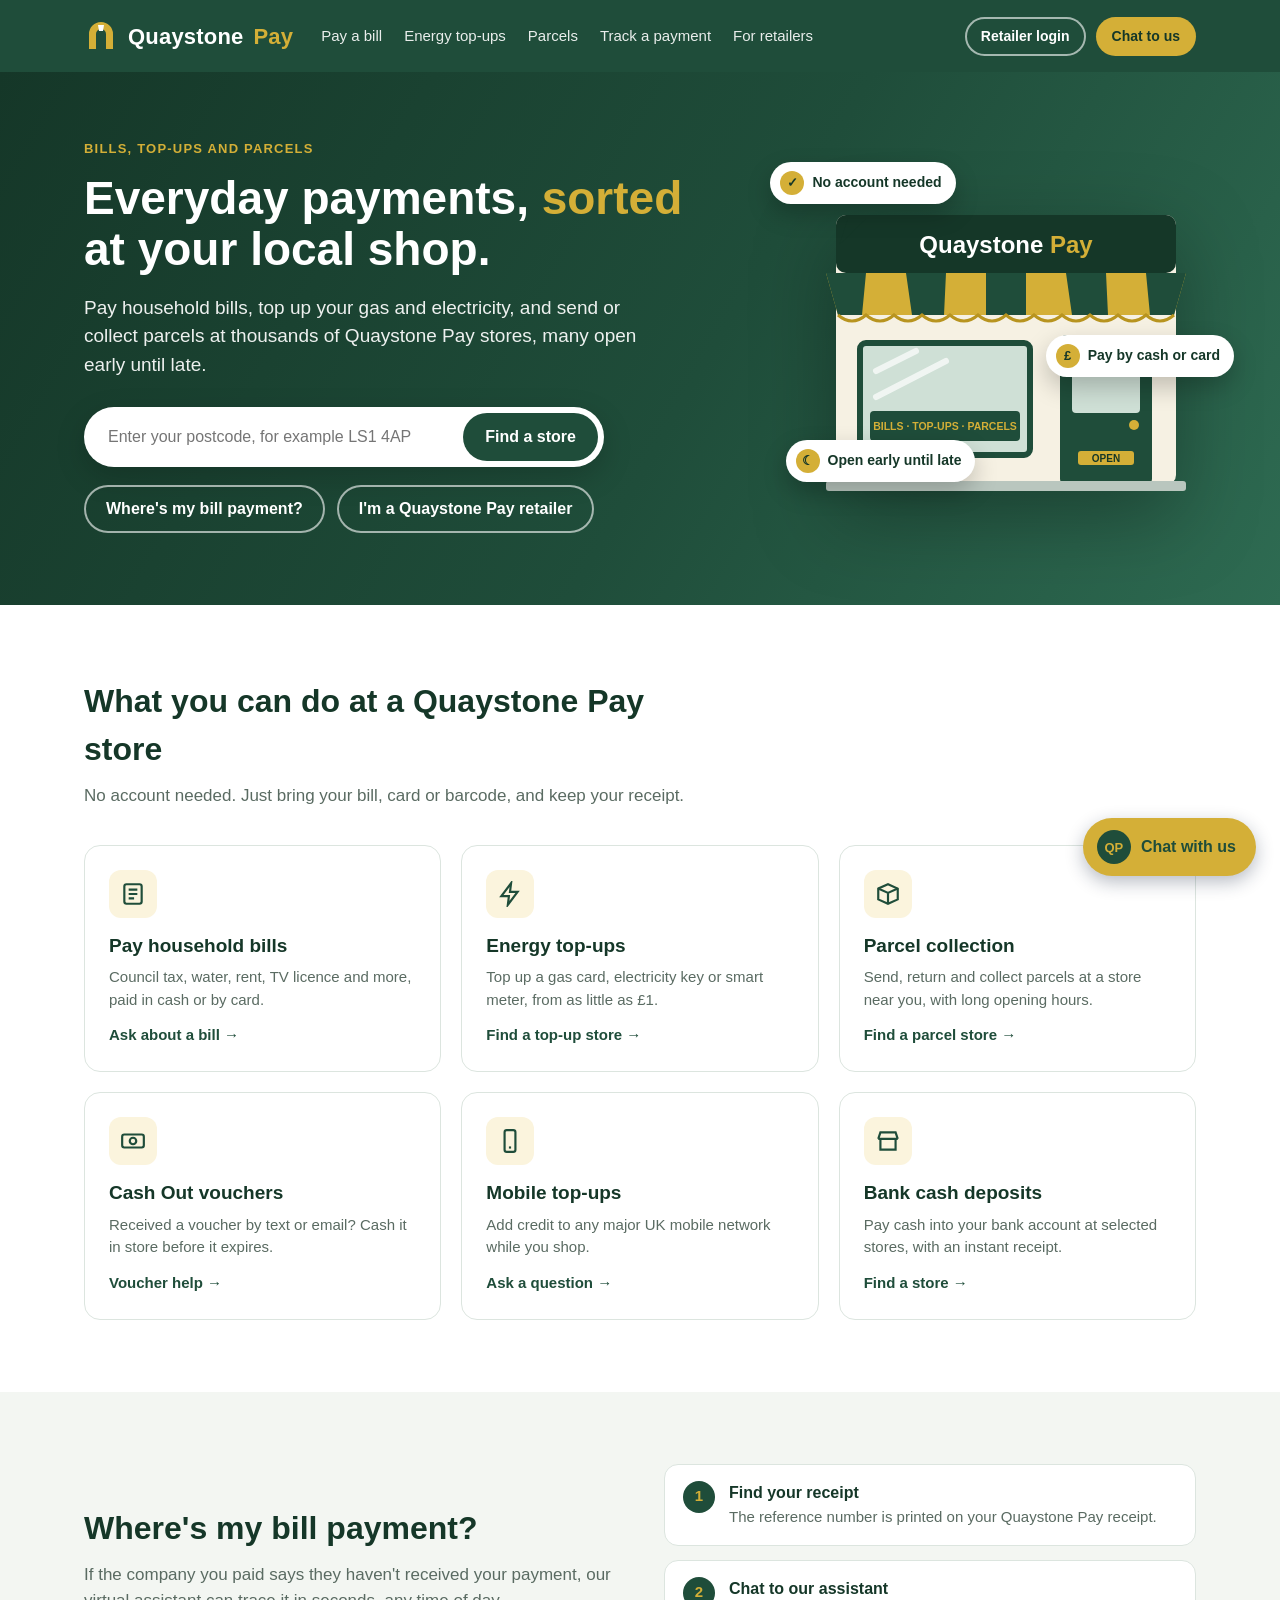
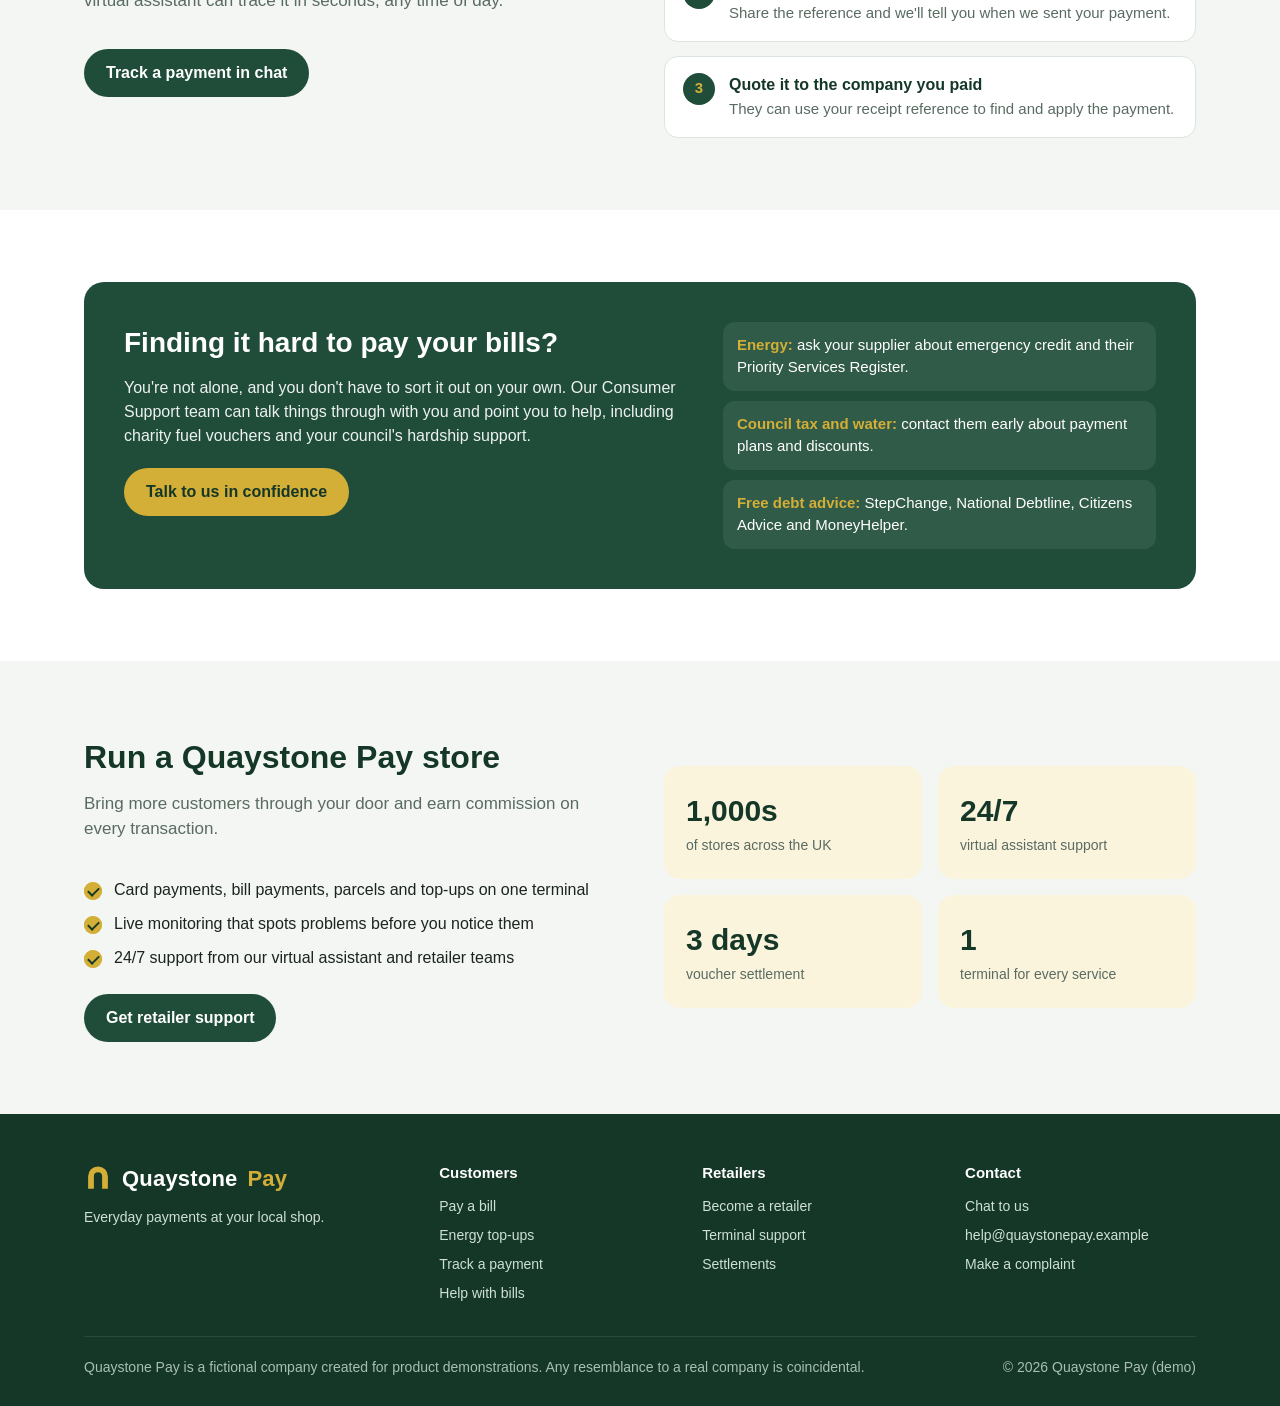
<file: index.html>
<!DOCTYPE html>
<html lang="en-GB">
<head>
<meta charset="utf-8">
<meta name="viewport" content="width=device-width, initial-scale=1">
<title>Quaystone Pay | Bills, top-ups and parcels at your local shop</title>
<meta name="robots" content="noindex">
<link rel="stylesheet" href="quaystone-chat.css">
<style>
  :root {
    --forest: #1F4D3A; --forest-2: #2E6B52; --forest-dark: #153728;
    --gold: #D4AF37; --gold-soft: #FBF4DD; --ink: #1B2420; --muted: #5A6B62; --line: #DCE5DF; --bg: #F3F6F2;
  }
  * { box-sizing: border-box; }
  body { margin: 0; font-family: "Segoe UI", Arial, Helvetica, sans-serif; color: var(--ink); background: #fff; line-height: 1.5; }
  a { color: inherit; }
  .wrap { max-width: 1160px; margin: 0 auto; padding: 0 24px; }
  .btn { display: inline-flex; align-items: center; gap: 8px; border: 0; border-radius: 999px; padding: 12px 22px;
         font: inherit; font-weight: 700; cursor: pointer; text-decoration: none; }
  .btn-gold { background: var(--gold); color: var(--forest-dark); }
  .btn-gold:hover { background: #E2C254; }
  .btn-ghost { background: transparent; color: #fff; box-shadow: inset 0 0 0 2px rgba(255,255,255,.6); }
  .btn-ghost:hover { box-shadow: inset 0 0 0 2px #fff; }
  .btn-forest { background: var(--forest); color: #fff; }
  .btn-forest:hover { background: var(--forest-2); }

  .incident { display: none; background: var(--gold-soft); border-bottom: 1px solid #EAD9A0; color: var(--forest-dark); font-size: 14px; }
  .incident.show { display: block; }
  .incident .wrap { display: flex; gap: 10px; align-items: center; padding-top: 10px; padding-bottom: 10px; }
  .incident strong { white-space: nowrap; }

  header { background: var(--forest); color: #fff; position: sticky; top: 0; z-index: 10; }
  header .wrap { display: flex; align-items: center; gap: 28px; height: 72px; }
  .logo { display: flex; align-items: center; gap: 10px; font-size: 22px; font-weight: 800; letter-spacing: .2px; text-decoration: none; }
  .logo span { color: var(--gold); }
  nav { display: flex; gap: 22px; font-size: 15px; flex: 1; }
  nav a { text-decoration: none; opacity: .9; }
  nav a:hover { opacity: 1; text-decoration: underline; text-decoration-color: var(--gold); text-underline-offset: 6px; }
  .header-actions { display: flex; gap: 10px; }
  .header-actions .btn { padding: 9px 16px; font-size: 14px; }

  .hero { background: linear-gradient(120deg, var(--forest-dark) 0%, var(--forest) 55%, var(--forest-2) 100%); color: #fff; overflow: hidden; }
  .hero .wrap { display: grid; grid-template-columns: 1.15fr .85fr; gap: 48px; align-items: center; padding-top: 64px; padding-bottom: 72px; }
  .eyebrow { display: inline-block; font-size: 13px; font-weight: 700; letter-spacing: 1.2px; text-transform: uppercase; color: var(--gold); margin-bottom: 14px; }
  .hero h1 { font-size: 46px; line-height: 1.12; margin: 0 0 18px; }
  .hero h1 em { font-style: normal; color: var(--gold); }
  .hero p.lead { font-size: 19px; opacity: .92; margin: 0 0 28px; max-width: 560px; }
  .finder { display: flex; background: #fff; border-radius: 999px; padding: 6px; max-width: 520px; box-shadow: 0 10px 30px rgba(0,0,0,.18); }
  .finder input { flex: 1; border: 0; outline: none; font: inherit; font-size: 16px; padding: 0 18px; border-radius: 999px; color: var(--ink); min-width: 0; }
  .hero-links { margin-top: 18px; display: flex; gap: 12px; flex-wrap: wrap; }

  .shop { position: relative; width: 380px; margin-left: auto; }
  .shop svg { display: block; width: 100%; height: auto; filter: drop-shadow(0 24px 40px rgba(0,0,0,.3)); }
  .badge { position: absolute; display: flex; align-items: center; gap: 8px; background: #fff; color: var(--forest-dark);
           border-radius: 999px; padding: 9px 14px 9px 10px; font-size: 14px; font-weight: 700; box-shadow: 0 10px 24px rgba(0,0,0,.22); white-space: nowrap; }
  .badge i { width: 24px; height: 24px; border-radius: 50%; background: var(--gold); display: grid; place-items: center; font-style: normal; font-size: 13px; }
  .badge-1 { top: -4%; left: -12%; }
  .badge-2 { top: 50%; right: -10%; }
  .badge-3 { bottom: 4%; left: -8%; }

  main section { padding: 72px 0; }
  .section-head { max-width: 640px; margin-bottom: 36px; }
  .section-head h2 { font-size: 32px; margin: 0 0 10px; color: var(--forest-dark); }
  .section-head p { color: var(--muted); font-size: 17px; margin: 0; }

  .services { display: grid; grid-template-columns: repeat(3, 1fr); gap: 20px; }
  .service { border: 1px solid var(--line); border-radius: 16px; padding: 24px; background: #fff; transition: transform .15s, box-shadow .15s; }
  .service:hover { transform: translateY(-3px); box-shadow: 0 12px 30px rgba(31,77,58,.12); }
  .service .icon { width: 48px; height: 48px; border-radius: 12px; background: var(--gold-soft); display: grid; place-items: center; margin-bottom: 14px; }
  .service h3 { margin: 0 0 6px; font-size: 19px; color: var(--forest-dark); }
  .service p { margin: 0 0 12px; color: var(--muted); font-size: 15px; }
  .service a { font-weight: 700; color: var(--forest); text-decoration: none; font-size: 15px; cursor: pointer; }
  .service a:hover { text-decoration: underline; }

  .track { background: var(--bg); }
  .track .wrap { display: grid; grid-template-columns: 1fr 1fr; gap: 48px; align-items: center; }
  .steps { list-style: none; padding: 0; margin: 0; display: grid; gap: 14px; }
  .steps li { display: flex; gap: 14px; background: #fff; border-radius: 14px; padding: 16px 18px; border: 1px solid var(--line); }
  .steps .num { flex: none; width: 32px; height: 32px; border-radius: 50%; background: var(--forest); color: var(--gold); font-weight: 800; display: grid; place-items: center; }
  .steps strong { display: block; color: var(--forest-dark); }
  .steps span { color: var(--muted); font-size: 15px; }

  .support { background: var(--forest); color: #fff; border-radius: 20px; padding: 40px; display: grid; grid-template-columns: 1.3fr 1fr; gap: 36px; }
  .support h2 { margin: 0 0 12px; font-size: 28px; }
  .support p { opacity: .92; margin: 0 0 20px; }
  .support ul { margin: 0; padding: 0; list-style: none; display: grid; gap: 10px; }
  .support li { background: rgba(255,255,255,.08); border-radius: 12px; padding: 12px 14px; font-size: 15px; }
  .support li b { color: var(--gold); }

  .retailers .wrap { display: grid; grid-template-columns: 1fr 1fr; gap: 48px; align-items: center; }
  .stats { display: grid; grid-template-columns: 1fr 1fr; gap: 16px; }
  .stat { border-radius: 16px; padding: 22px; background: var(--gold-soft); }
  .stat b { display: block; font-size: 30px; color: var(--forest-dark); }
  .stat span { color: var(--muted); font-size: 14px; }
  .ticks { list-style: none; padding: 0; margin: 0 0 24px; display: grid; gap: 10px; }
  .ticks li { padding-left: 30px; position: relative; }
  .ticks li::before { content: ""; position: absolute; left: 0; top: 4px; width: 18px; height: 18px; border-radius: 50%; background: var(--gold);
                      -webkit-mask: none; box-shadow: inset 0 0 0 5px var(--gold); }
  .ticks li::after { content: ""; position: absolute; left: 6px; top: 7px; width: 5px; height: 9px; border: solid var(--forest-dark); border-width: 0 2px 2px 0; transform: rotate(45deg); }

  footer { background: var(--forest-dark); color: #CFE0D6; padding: 48px 0 28px; font-size: 14px; }
  footer .cols { display: grid; grid-template-columns: 1.4fr 1fr 1fr 1fr; gap: 32px; margin-bottom: 32px; }
  footer h4 { color: #fff; margin: 0 0 12px; font-size: 15px; }
  footer ul { list-style: none; padding: 0; margin: 0; display: grid; gap: 8px; }
  footer a { text-decoration: none; }
  footer a:hover { color: #fff; }
  .disclaimer { border-top: 1px solid rgba(255,255,255,.12); padding-top: 20px; display: flex; justify-content: space-between; gap: 16px; flex-wrap: wrap; opacity: .8; }

  @media (max-width: 900px) {
    nav, .header-actions .btn-ghost { display: none; }
    .hero .wrap, .track .wrap, .retailers .wrap, .support { grid-template-columns: 1fr; }
    .shop { margin: 10px auto 0; width: 300px; }
    .services { grid-template-columns: 1fr 1fr; }
    footer .cols { grid-template-columns: 1fr 1fr; }
    .hero h1 { font-size: 36px; }
  }
  @media (max-width: 560px) { .services { grid-template-columns: 1fr; } }
</style>
</head>
<body>

<div class="incident" id="incident" role="status">
  <div class="wrap">
    <strong>Retailer service update:</strong>
    <span>We're aware of an issue affecting card payments at some Quaystone Pay stores. Our engineers are working to fix it as quickly as possible.</span>
  </div>
</div>

<header>
  <div class="wrap">
    <a class="logo" href="#" aria-label="Quaystone Pay home">
      <svg width="34" height="34" viewBox="0 0 34 34" aria-hidden="true">
        <path d="M5 30V15a12 12 0 0 1 24 0v15h-7V15a5 5 0 0 0-10 0v15z" fill="#D4AF37"/>
        <path d="M14 6h6l-1 6h-4z" fill="#fff"/>
      </svg>
      Quaystone<span>Pay</span>
    </a>
    <nav aria-label="Main">
      <a href="#services">Pay a bill</a>
      <a href="#services">Energy top-ups</a>
      <a href="#services">Parcels</a>
      <a href="#track">Track a payment</a>
      <a href="#retailers">For retailers</a>
    </nav>
    <div class="header-actions">
      <a class="btn btn-ghost" href="#retailers">Retailer login</a>
      <button class="btn btn-gold" data-chat type="button">Chat to us</button>
    </div>
  </div>
</header>

<main>
  <div class="hero">
    <div class="wrap">
      <div>
        <span class="eyebrow">Bills, top-ups and parcels</span>
        <h1>Everyday payments, <em>sorted</em> at your local shop.</h1>
        <p class="lead">Pay household bills, top up your gas and electricity, and send or collect parcels at thousands of Quaystone Pay stores, many open early until late.</p>
        <form class="finder" id="finder" role="search" aria-label="Find a store">
          <input id="postcode" type="text" placeholder="Enter your postcode, for example LS1 4AP" aria-label="Postcode" autocomplete="postal-code">
          <button class="btn btn-forest" type="submit">Find a store</button>
        </form>
        <div class="hero-links">
          <button class="btn btn-ghost" data-chat type="button">Where's my bill payment?</button>
          <button class="btn btn-ghost" data-chat type="button">I'm a Quaystone Pay retailer</button>
        </div>
      </div>
      <div aria-hidden="true">
        <div class="shop">
          <svg viewBox="0 0 380 320">
            <rect x="20" y="40" width="340" height="270" rx="10" fill="#F6F1E3"/>
            <rect x="20" y="40" width="340" height="58" rx="10" fill="#153728"/>
            <path d="M23 70 l9-26 h18 z" fill="#153728"/>
            <text x="190" y="78" text-anchor="middle" font-family="Segoe UI, Arial, sans-serif" font-size="24" font-weight="800" fill="#FFFFFF">Quaystone<tspan fill="#D4AF37"> Pay</tspan></text>
            <g>
              <path d="M10 98h360l-12 42H22z" fill="#D4AF37"/>
              <path d="M10 98h40l-4 42H22zM90 98h40l-2 42H96zM170 98h40v42h-40zM250 98h40l2 42h-36zM330 98h40l-12 42h-24z" fill="#1F4D3A"/>
              <path d="M22 140q14 12 28 0q14 12 28 0q14 12 28 0q14 12 28 0q14 12 28 0q14 12 28 0q14 12 28 0q14 12 28 0q14 12 28 0q14 12 28 0q14 12 28 0q14 12 28 0" fill="none" stroke="#B8941F" stroke-width="3"/>
            </g>
            <rect x="44" y="168" width="170" height="112" rx="6" fill="#CFE0D6"/>
            <rect x="44" y="168" width="170" height="112" rx="6" fill="none" stroke="#1F4D3A" stroke-width="6"/>
            <path d="M60 196l40-20M60 222l70-36" stroke="#FFFFFF" stroke-width="6" stroke-linecap="round" opacity=".7"/>
            <rect x="54" y="236" width="150" height="30" rx="4" fill="#1F4D3A"/>
            <text x="129" y="255" text-anchor="middle" font-family="Segoe UI, Arial, sans-serif" font-size="10.5" font-weight="700" fill="#D4AF37">BILLS · TOP-UPS · PARCELS</text>
            <rect x="244" y="160" width="92" height="150" rx="6" fill="#1F4D3A"/>
            <rect x="256" y="174" width="68" height="64" rx="4" fill="#CFE0D6"/>
            <circle cx="318" cy="250" r="5" fill="#D4AF37"/>
            <rect x="262" y="276" width="56" height="14" rx="3" fill="#D4AF37"/>
            <text x="290" y="287" text-anchor="middle" font-family="Segoe UI, Arial, sans-serif" font-size="10" font-weight="800" fill="#153728">OPEN</text>
            <rect x="10" y="306" width="360" height="10" rx="3" fill="#B9C6BE"/>
          </svg>
          <div class="badge badge-1"><i>&#10003;</i>No account needed</div>
          <div class="badge badge-2"><i>&pound;</i>Pay by cash or card</div>
          <div class="badge badge-3"><i>&#9790;</i>Open early until late</div>
        </div>
      </div>
    </div>
  </div>

  <section id="services">
    <div class="wrap">
      <div class="section-head">
        <h2>What you can do at a Quaystone Pay store</h2>
        <p>No account needed. Just bring your bill, card or barcode, and keep your receipt.</p>
      </div>
      <div class="services">
        <div class="service">
          <div class="icon"><svg width="26" height="26" viewBox="0 0 24 24" fill="none" stroke="#1F4D3A" stroke-width="2"><rect x="4" y="3" width="16" height="18" rx="2"/><path d="M8 8h8M8 12h8M8 16h5"/></svg></div>
          <h3>Pay household bills</h3>
          <p>Council tax, water, rent, TV licence and more, paid in cash or by card.</p>
          <a data-chat>Ask about a bill &rarr;</a>
        </div>
        <div class="service">
          <div class="icon"><svg width="26" height="26" viewBox="0 0 24 24" fill="none" stroke="#1F4D3A" stroke-width="2"><path d="M13 2 4 14h7l-1 8 9-12h-7z"/></svg></div>
          <h3>Energy top-ups</h3>
          <p>Top up a gas card, electricity key or smart meter, from as little as &pound;1.</p>
          <a data-chat>Find a top-up store &rarr;</a>
        </div>
        <div class="service">
          <div class="icon"><svg width="26" height="26" viewBox="0 0 24 24" fill="none" stroke="#1F4D3A" stroke-width="2"><path d="M3 7l9-4 9 4v10l-9 4-9-4z"/><path d="M3 7l9 4 9-4M12 11v10"/></svg></div>
          <h3>Parcel collection</h3>
          <p>Send, return and collect parcels at a store near you, with long opening hours.</p>
          <a data-chat>Find a parcel store &rarr;</a>
        </div>
        <div class="service">
          <div class="icon"><svg width="26" height="26" viewBox="0 0 24 24" fill="none" stroke="#1F4D3A" stroke-width="2"><rect x="2" y="6" width="20" height="12" rx="2"/><circle cx="12" cy="12" r="3"/></svg></div>
          <h3>Cash Out vouchers</h3>
          <p>Received a voucher by text or email? Cash it in store before it expires.</p>
          <a data-chat>Voucher help &rarr;</a>
        </div>
        <div class="service">
          <div class="icon"><svg width="26" height="26" viewBox="0 0 24 24" fill="none" stroke="#1F4D3A" stroke-width="2"><rect x="7" y="2" width="10" height="20" rx="2"/><path d="M11 18h2"/></svg></div>
          <h3>Mobile top-ups</h3>
          <p>Add credit to any major UK mobile network while you shop.</p>
          <a data-chat>Ask a question &rarr;</a>
        </div>
        <div class="service">
          <div class="icon"><svg width="26" height="26" viewBox="0 0 24 24" fill="none" stroke="#1F4D3A" stroke-width="2"><path d="M3 10h18M5 10V20h14V10M3 10l2-6h14l2 6"/></svg></div>
          <h3>Bank cash deposits</h3>
          <p>Pay cash into your bank account at selected stores, with an instant receipt.</p>
          <a data-chat>Find a store &rarr;</a>
        </div>
      </div>
    </div>
  </section>

  <section class="track" id="track">
    <div class="wrap">
      <div>
        <div class="section-head">
          <h2>Where's my bill payment?</h2>
          <p>If the company you paid says they haven't received your payment, our virtual assistant can trace it in seconds, any time of day.</p>
        </div>
        <button class="btn btn-forest" data-chat type="button">Track a payment in chat</button>
      </div>
      <ol class="steps">
        <li><span class="num">1</span><div><strong>Find your receipt</strong><span>The reference number is printed on your Quaystone Pay receipt.</span></div></li>
        <li><span class="num">2</span><div><strong>Chat to our assistant</strong><span>Share the reference and we'll tell you when we sent your payment.</span></div></li>
        <li><span class="num">3</span><div><strong>Quote it to the company you paid</strong><span>They can use your receipt reference to find and apply the payment.</span></div></li>
      </ol>
    </div>
  </section>

  <section id="support">
    <div class="wrap">
      <div class="support">
        <div>
          <h2>Finding it hard to pay your bills?</h2>
          <p>You're not alone, and you don't have to sort it out on your own. Our Consumer Support team can talk things through with you and point you to help, including charity fuel vouchers and your council's hardship support.</p>
          <button class="btn btn-gold" data-chat type="button">Talk to us in confidence</button>
        </div>
        <ul>
          <li><b>Energy:</b> ask your supplier about emergency credit and their Priority Services Register.</li>
          <li><b>Council tax and water:</b> contact them early about payment plans and discounts.</li>
          <li><b>Free debt advice:</b> StepChange, National Debtline, Citizens Advice and MoneyHelper.</li>
        </ul>
      </div>
    </div>
  </section>

  <section class="retailers" id="retailers" style="background:var(--bg)">
    <div class="wrap">
      <div>
        <div class="section-head">
          <h2>Run a Quaystone Pay store</h2>
          <p>Bring more customers through your door and earn commission on every transaction.</p>
        </div>
        <ul class="ticks">
          <li>Card payments, bill payments, parcels and top-ups on one terminal</li>
          <li>Live monitoring that spots problems before you notice them</li>
          <li>24/7 support from our virtual assistant and retailer teams</li>
        </ul>
        <button class="btn btn-forest" data-chat type="button">Get retailer support</button>
      </div>
      <div class="stats">
        <div class="stat"><b>1,000s</b><span>of stores across the UK</span></div>
        <div class="stat"><b>24/7</b><span>virtual assistant support</span></div>
        <div class="stat"><b>3 days</b><span>voucher settlement</span></div>
        <div class="stat"><b>1</b><span>terminal for every service</span></div>
      </div>
    </div>
  </section>
</main>

<footer>
  <div class="wrap">
    <div class="cols">
      <div>
        <a class="logo" href="#" style="color:#fff">
          <svg width="28" height="28" viewBox="0 0 34 34" aria-hidden="true"><path d="M5 30V15a12 12 0 0 1 24 0v15h-7V15a5 5 0 0 0-10 0v15z" fill="#D4AF37"/></svg>
          Quaystone<span>Pay</span>
        </a>
        <p style="margin-top:12px;max-width:280px">Everyday payments at your local shop.</p>
      </div>
      <div><h4>Customers</h4><ul><li><a href="#services">Pay a bill</a></li><li><a href="#services">Energy top-ups</a></li><li><a href="#track">Track a payment</a></li><li><a href="#support">Help with bills</a></li></ul></div>
      <div><h4>Retailers</h4><ul><li><a href="#retailers">Become a retailer</a></li><li><a href="#retailers">Terminal support</a></li><li><a href="#retailers">Settlements</a></li></ul></div>
      <div><h4>Contact</h4><ul><li><a data-chat href="#">Chat to us</a></li><li><a href="#">help@quaystonepay.example</a></li><li><a data-chat href="#">Make a complaint</a></li></ul></div>
    </div>
    <div class="disclaimer">
      <span>Quaystone Pay is a fictional company created for product demonstrations. Any resemblance to a real company is coincidental.</span>
      <span>&copy; 2026 Quaystone Pay (demo)</span>
    </div>
  </div>
</footer>

<script>
  (function () {
    var params = new URLSearchParams(location.search);
    if (params.get("incident") === "1") document.getElementById("incident").classList.add("show");
    function openChat(e) {
      if (e) e.preventDefault();
      if (window.QuaystoneChat) window.QuaystoneChat.open();
    }
    document.querySelectorAll("[data-chat]").forEach(function (node) { node.addEventListener("click", openChat); });
    document.getElementById("finder").addEventListener("submit", openChat);
  })();
</script>
<script>
  window.PP_CHAT_CONFIG = {
    environment: "prod-euw2",
    deploymentId: "3a23f5e9-56b7-4a46-8abd-d7397ac23b45"
  };
</script>
<script src="quaystone-chat-faqs.js"></script>
<script src="quaystone-chat.js"></script>
</body>
</html>
</file>
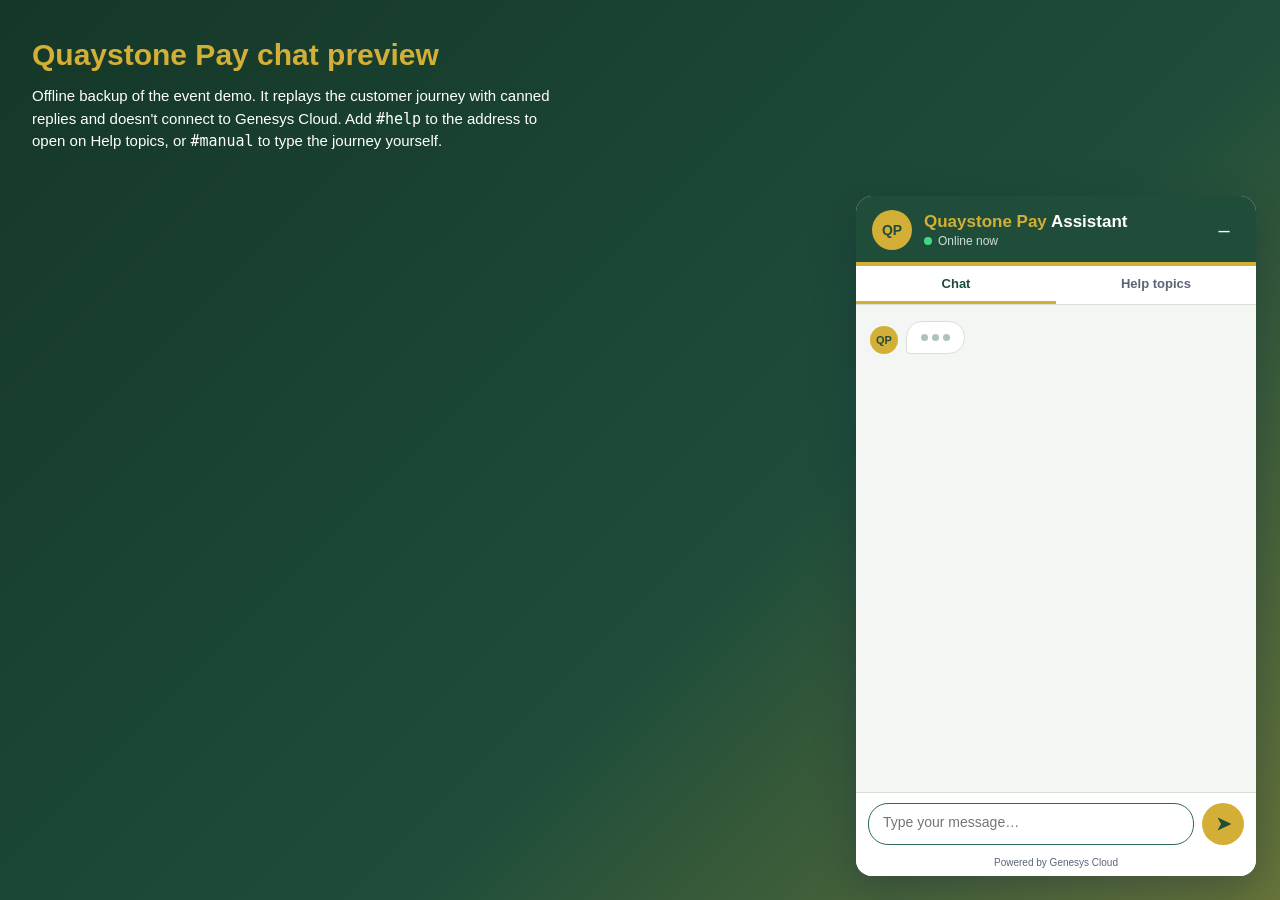
<file: preview-chat.html>
<!DOCTYPE html>
<html lang="en-GB">
<head>
<meta charset="utf-8">
<meta name="viewport" content="width=device-width, initial-scale=1">
<title>Quaystone Pay chat preview (offline)</title>
<meta name="robots" content="noindex">
<link rel="stylesheet" href="quaystone-chat.css">
<style>
  body { margin: 0; min-height: 100vh; font-family: Arial, sans-serif; background: linear-gradient(135deg, #153728 0%, #1F4D3A 60%, #D4AF37 160%); }
  .note { color: #fff; padding: 32px; max-width: 520px; font-size: 15px; line-height: 1.5; }
  .note h1 { color: #D4AF37; margin: 0 0 8px; }
  #ppc-panel { transition: none !important; }
</style>
</head>
<body>
<div class="note">
  <h1>Quaystone Pay chat preview</h1>
  Offline backup of the event demo. It replays the customer journey with canned replies and doesn't connect to Genesys Cloud.
  Add <code>#help</code> to the address to open on Help topics, or <code>#manual</code> to type the journey yourself.
</div>
<script>
  // Stand-in for Genesys Messenger so the UI can be shown without a deployment or a network connection.
  (function () {
    var subs = {};
    var t = Date.now();
    function bot(text, human, name) {
      t += 4000;
      return { id: "m" + t, direction: "Outbound", type: "Text", text: text, originatingEntity: human ? "Human" : "Bot",
               channel: { time: new Date(t).toISOString(), from: { nickname: name || "Quaystone Pay" } } };
    }
    var replies = [
      [/job|afford|struggl|christmas/i, "I'm really sorry to hear that. Times can be really tough, and you don't have to sort this out on your own. Let me pass you to one of my colleagues, who can talk things through with you and see how Quaystone Pay can help."],
      [/281\s?123|council/i, "I've found your council tax payment of £120.00 to Westshire Council, made at Patel's News, Kirkgate, Leeds on Monday 16 November 2026 at 2:32pm. Quaystone Pay sent this to Westshire Council on Tuesday 17 November 2026. I suggest you quote your receipt reference to Westshire Council so they can find the payment, and please keep your receipt as proof of payment. Is there anything else I can help you with?"],
      [/customer/i, "Thanks. What can I help you with today?"],
      [/LS1|store|top up/i, "The nearest store where you can top up your electricity is Patel's News, 14 Kirkgate, Leeds LS1 6BY. It's 0.3 miles away and open 6am to 10pm every day. Would you like me to text you the address and opening hours? I can also share details of other nearby stores if you'd prefer."],
      [/07\d|\+44/, "I've sent that text to you now with the store details. Is there anything else I can help you with?"],
      [/yes/i, "What mobile number would you like the text sent to?"],
      [/no|that's all/i, "Thanks for contacting Quaystone Pay. Have a great day."]
    ];
    window.Genesys = function (kind, name, payload, ok) {
      if (kind === "subscribe") {
        (subs[name] = subs[name] || []).push(payload);
        if (name === "MessagingService.ready") setTimeout(payload, 50);
        return;
      }
      if (name === "MessagingService.startConversation") {
        setTimeout(function () { emit([bot("Hello, and thanks for contacting Quaystone Pay. So I can help you today, could you let me know whether you're a Quaystone Pay retailer or a customer?")]); }, 700);
      }
      if (name === "MessagingService.sendMessage") {
        var text = payload.message;
        emit([{ id: "u" + Date.now(), direction: "Inbound", type: "Text", text: text, channel: { time: new Date().toISOString() } }]);
        var match = replies.find(function (r) { return r[0].test(text); });
        if (match) setTimeout(function () { emit([bot(match[1])]); }, 900);
        if (match && /pass you to one of my colleagues/.test(match[1])) {
          setTimeout(function () { emit([bot("Hi, I'm Sam from the Quaystone Pay Consumer Support team. Thank you for telling us what's going on. I'm sorry things are so hard at the moment. Let's see what we can do together.", true, "Sam")]); }, 4000);
        }
      }
      if (typeof ok === "function") ok();
    };
    function emit(messages) {
      (subs["MessagingService.messagesReceived"] || []).forEach(function (cb) { cb({ data: { messages: messages } }); });
    }
  })();
  window.PP_CHAT_CONFIG = { environment: "prod-euw2", deploymentId: "offline-preview", bootstrapUrl: "about:blank", transport: "messenger" };
</script>
<script src="quaystone-chat-faqs.js"></script>
<script src="quaystone-chat.js"></script>
<script>
  var steps = [
    "I'm a customer",
    "The council say they haven't got my council tax payment, the reference is 281123",
    "Can you find me a store where I can top up my electricity? LS1 4AP",
    "Yes please, text it to 07700 900123",
    "I've just been told I'm losing my job and I'm worried I won't be able to pay my bills over Christmas"
  ];
  if (location.hash === "#manual" || location.hash === "#help") steps = [];
  if (location.hash === "#payment") steps = steps.slice(0, 2);
  if (location.hash === "#store") steps = steps.slice(0, 3);
  setTimeout(function () {
    window.QuaystoneChat.open();
    if (location.hash === "#help") {
      document.querySelectorAll(".ppc-tab")[1].click();
      document.querySelector(".ppc-faq-q").click();
      return;
    }
    steps.forEach(function (s, i) {
      setTimeout(function () {
        var input = document.querySelector(".ppc-composer textarea");
        input.value = s;
        document.querySelector(".ppc-composer").dispatchEvent(new Event("submit", { cancelable: true }));
      }, 1500 + i * 2400);
    });
  }, 300);
</script>
</body>
</html>
</file>
<file: quaystone-chat.css>
#ppc-root, #ppc-root * { box-sizing: border-box; font-family: Arial, "Helvetica Neue", Helvetica, sans-serif; }
#ppc-root { --navy: #1F4D3A; --navy-2: #2E6B52; --yellow: #D4AF37; --bg: #F3F6F2; --muted: #5B6475; --line: #D6E0D9; --green: #1E7B4A; }

#ppc-launcher {
  position: fixed; right: 24px; bottom: 24px; z-index: 2147483646;
  display: flex; align-items: center; gap: 10px;
  background: var(--yellow); color: var(--navy); border: none; border-radius: 30px;
  padding: 12px 20px 12px 14px; font-weight: 700; font-size: 16px; cursor: pointer;
  box-shadow: 0 6px 18px rgba(20, 33, 61, .3); transition: transform .15s ease;
}
#ppc-launcher:hover { transform: translateY(-2px); }
#ppc-launcher .ppc-launcher-icon {
  width: 34px; height: 34px; border-radius: 50%; background: var(--navy); color: var(--yellow);
  display: flex; align-items: center; justify-content: center; font-size: 13px; font-weight: 800;
}
#ppc-launcher.ppc-hidden { display: none; }
#ppc-teaser {
  position: fixed; right: 24px; bottom: 90px; z-index: 2147483646; max-width: 260px;
  background: #fff; color: var(--navy); border-radius: 14px 14px 4px 14px; padding: 12px 14px;
  font-size: 14px; box-shadow: 0 6px 18px rgba(20, 33, 61, .2); border: 1px solid var(--line);
}
#ppc-teaser.ppc-hidden { display: none; }

#ppc-panel {
  position: fixed; right: 24px; bottom: 24px; z-index: 2147483647;
  width: 400px; height: min(680px, calc(100vh - 48px));
  display: flex; flex-direction: column; overflow: hidden;
  background: var(--bg); border-radius: 16px; box-shadow: 0 12px 40px rgba(20, 33, 61, .35);
  transform-origin: bottom right; transition: transform .2s ease, opacity .2s ease;
}
#ppc-panel.ppc-closed { transform: scale(.9); opacity: 0; pointer-events: none; }

.ppc-header { background: var(--navy); color: #fff; padding: 14px 16px 12px; display: flex; align-items: center; gap: 12px; }
.ppc-header-avatar {
  width: 40px; height: 40px; border-radius: 50%; background: var(--yellow); color: var(--navy);
  display: flex; align-items: center; justify-content: center; font-weight: 800; font-size: 14px; flex: none;
}
.ppc-header-avatar.ppc-human { background: var(--green); color: #fff; }
.ppc-header-text { flex: 1; min-width: 0; }
.ppc-brand { font-size: 17px; font-weight: 800; }
.ppc-brand span { color: var(--yellow); }
.ppc-status { font-size: 12px; color: #CFE0D6; margin-top: 2px; display: flex; align-items: center; gap: 6px; }
.ppc-status::before { content: ""; width: 8px; height: 8px; border-radius: 50%; background: #3DDC84; }
.ppc-header button {
  background: transparent; border: none; color: #fff; font-size: 20px; cursor: pointer;
  width: 32px; height: 32px; border-radius: 50%;
}
.ppc-header button:hover { background: rgba(255, 255, 255, .12); }
.ppc-stripe { height: 4px; background: var(--yellow); flex: none; }

.ppc-tabs { display: flex; background: #fff; border-bottom: 1px solid var(--line); flex: none; }
.ppc-tab {
  flex: 1; background: none; border: none; border-bottom: 3px solid transparent; padding: 10px 8px;
  font-size: 13px; font-weight: 700; color: var(--muted); cursor: pointer;
}
.ppc-tab.ppc-active { color: var(--navy); border-bottom-color: var(--yellow); }
.ppc-view { flex: 1; min-height: 0; display: flex; flex-direction: column; }
.ppc-hidden-view { display: none; }

.ppc-help { overflow-y: auto; padding: 14px; gap: 10px; }
.ppc-help-intro { font-size: 13px; color: var(--muted); }
.ppc-help-search {
  width: 100%; border: 1px solid var(--line); border-radius: 20px; padding: 10px 14px; font-size: 14px; outline: none; flex: none;
}
.ppc-help-search:focus { border-color: var(--navy-2); }
.ppc-help-group { margin-top: 6px; }
.ppc-help-group-title { font-size: 11px; font-weight: 800; letter-spacing: .5px; text-transform: uppercase; color: var(--muted); margin: 6px 2px; }
.ppc-faq { background: #fff; border: 1px solid var(--line); border-radius: 10px; margin-bottom: 6px; overflow: hidden; }
.ppc-faq-q {
  width: 100%; text-align: left; background: none; border: none; padding: 11px 36px 11px 12px; position: relative;
  font-size: 13.5px; font-weight: 700; color: var(--navy); cursor: pointer; line-height: 1.35;
}
.ppc-faq-q::after { content: "+"; position: absolute; right: 14px; top: 9px; font-size: 18px; color: var(--navy-2); }
.ppc-open .ppc-faq-q::after { content: "\2013"; }
.ppc-faq-q:hover { background: #F6F8F5; }
.ppc-faq-a { display: none; padding: 0 12px 12px; font-size: 13px; color: #1B1F27; line-height: 1.5; border-top: 3px solid var(--yellow); }
.ppc-open .ppc-faq-a { display: block; }
.ppc-faq-a p { margin: 10px 0 4px; }
.ppc-faq-a ol, .ppc-faq-a ul { margin: 8px 0 4px; padding-left: 20px; }
.ppc-faq-a li { margin-bottom: 4px; }
.ppc-faq-cta {
  margin-top: 8px; background: var(--navy); color: #fff; border: none; border-radius: 16px;
  padding: 8px 14px; font-size: 12.5px; font-weight: 700; cursor: pointer;
}
.ppc-faq-cta:hover { background: var(--navy-2); }
.ppc-help-empty { display: none; text-align: center; font-size: 13px; color: var(--muted); padding: 16px; }
.ppc-help-empty .ppc-chip { margin-top: 8px; }

.ppc-banner { display: none; padding: 10px 16px; font-size: 13px; font-weight: 700; color: var(--navy); background: #FFF4CC; border-bottom: 1px solid #F3DE8A; }
.ppc-banner.ppc-show { display: flex; align-items: center; gap: 8px; }
.ppc-banner.ppc-connected { background: #E3F4EA; border-bottom-color: #BFE3CC; color: var(--green); }
.ppc-spinner { width: 14px; height: 14px; border: 2px solid var(--navy); border-top-color: transparent; border-radius: 50%; animation: ppc-spin .8s linear infinite; }
@keyframes ppc-spin { to { transform: rotate(360deg); } }

.ppc-log { flex: 1; overflow-y: auto; padding: 16px 14px 8px; display: flex; flex-direction: column; gap: 10px; }
.ppc-row { display: flex; gap: 8px; align-items: flex-end; max-width: 100%; }
.ppc-row.ppc-me { justify-content: flex-end; }
.ppc-avatar {
  width: 28px; height: 28px; border-radius: 50%; background: var(--yellow); color: var(--navy);
  font-size: 11px; font-weight: 800; display: flex; align-items: center; justify-content: center; flex: none;
}
.ppc-avatar.ppc-human { background: var(--green); color: #fff; }
.ppc-stack { display: flex; flex-direction: column; gap: 6px; max-width: 80%; }
.ppc-me .ppc-stack { align-items: flex-end; }
.ppc-name { font-size: 11px; color: var(--muted); margin: 0 4px; }
.ppc-bubble { padding: 10px 13px; border-radius: 16px; font-size: 14px; line-height: 1.45; white-space: pre-wrap; word-wrap: break-word; }
.ppc-them .ppc-bubble { background: #fff; color: #1B1F27; border: 1px solid var(--line); border-bottom-left-radius: 4px; }
.ppc-me .ppc-bubble { background: var(--navy); color: #fff; border-bottom-right-radius: 4px; }
.ppc-time { font-size: 10px; color: var(--muted); margin: 0 4px; }

.ppc-system { align-self: center; font-size: 12px; color: var(--muted); background: #E8EFEA; border-radius: 12px; padding: 5px 12px; text-align: center; }
.ppc-system.ppc-success { background: #E3F4EA; color: var(--green); font-weight: 700; }

.ppc-card { background: #fff; border: 1px solid var(--line); border-radius: 12px; overflow: hidden; width: 100%; min-width: 250px; }
.ppc-card-head { background: var(--navy); color: #fff; padding: 9px 12px; font-size: 12px; font-weight: 700; letter-spacing: .3px; display: flex; justify-content: space-between; align-items: center; }
.ppc-card-head .ppc-pill { background: var(--yellow); color: var(--navy); border-radius: 10px; padding: 2px 8px; font-size: 11px; }
.ppc-card-body { padding: 12px; font-size: 13px; color: #1B1F27; }
.ppc-card-title { font-size: 15px; font-weight: 800; color: var(--navy); }
.ppc-card-line { margin-top: 5px; color: var(--muted); }
.ppc-tags { display: flex; flex-wrap: wrap; gap: 5px; margin-top: 9px; }
.ppc-tag { font-size: 11px; background: #EEF3EF; color: var(--navy); border-radius: 10px; padding: 3px 8px; }
.ppc-tag.ppc-match { background: var(--yellow); font-weight: 700; }
.ppc-card-actions { border-top: 1px solid var(--line); display: flex; }
.ppc-card-actions a { flex: 1; text-align: center; padding: 9px; font-size: 13px; font-weight: 700; color: var(--navy); text-decoration: none; }
.ppc-card-actions a:hover { background: #F6F8F5; }

.ppc-steps { margin-top: 10px; display: flex; flex-direction: column; gap: 8px; }
.ppc-step { display: flex; gap: 10px; align-items: flex-start; }
.ppc-dot { width: 20px; height: 20px; border-radius: 50%; flex: none; display: flex; align-items: center; justify-content: center; font-size: 11px; font-weight: 800; }
.ppc-dot.ppc-done { background: var(--green); color: #fff; }
.ppc-dot.ppc-wait { background: #fff; border: 2px solid var(--yellow); color: var(--navy); }
.ppc-step-text strong { display: block; color: var(--navy); font-size: 13px; }
.ppc-step-text span { color: var(--muted); font-size: 12px; }
.ppc-note { margin-top: 10px; font-size: 12px; background: #FFF8DB; border-radius: 8px; padding: 8px 10px; color: var(--navy); }

.ppc-typing { display: inline-flex; gap: 4px; padding: 12px 14px; background: #fff; border: 1px solid var(--line); border-radius: 16px; border-bottom-left-radius: 4px; }
.ppc-typing i { width: 7px; height: 7px; border-radius: 50%; background: var(--navy-2); opacity: .4; animation: ppc-bounce 1.2s infinite; }
.ppc-typing i:nth-child(2) { animation-delay: .15s; }
.ppc-typing i:nth-child(3) { animation-delay: .3s; }
@keyframes ppc-bounce { 0%, 60%, 100% { transform: translateY(0); opacity: .4; } 30% { transform: translateY(-4px); opacity: 1; } }

.ppc-chips { display: flex; flex-wrap: wrap; gap: 6px; padding: 4px 14px 8px; }
.ppc-chip {
  background: #fff; color: var(--navy); border: 1.5px solid var(--navy); border-radius: 18px;
  padding: 7px 13px; font-size: 13px; font-weight: 700; cursor: pointer;
}
.ppc-chip:hover { background: var(--yellow); border-color: var(--yellow); }

.ppc-composer { display: flex; gap: 8px; padding: 10px 12px 12px; background: #fff; border-top: 1px solid var(--line); }
.ppc-composer textarea {
  flex: 1; resize: none; border: 1px solid var(--line); border-radius: 20px; padding: 10px 14px;
  font-size: 14px; max-height: 110px; outline: none; color: #1B1F27;
}
.ppc-composer textarea:focus { border-color: var(--navy-2); }
.ppc-composer button {
  width: 42px; height: 42px; border-radius: 50%; border: none; background: var(--yellow); color: var(--navy);
  font-size: 18px; font-weight: 800; cursor: pointer; flex: none;
}
.ppc-composer button:disabled { opacity: .5; cursor: default; }
.ppc-footer { text-align: center; font-size: 10px; color: var(--muted); padding: 0 0 8px; background: #fff; }

.ppc-ended { display: none; padding: 12px; background: #fff; border-top: 1px solid var(--line); text-align: center; }
.ppc-ended.ppc-show { display: block; }
.ppc-ended button { background: var(--navy); color: #fff; border: none; border-radius: 20px; padding: 10px 18px; font-weight: 700; cursor: pointer; }

@media (max-width: 600px) {
  #ppc-panel { right: 0; bottom: 0; width: 100vw; height: 100vh; border-radius: 0; }
  #ppc-launcher { right: 16px; bottom: 16px; }
}
</file>
